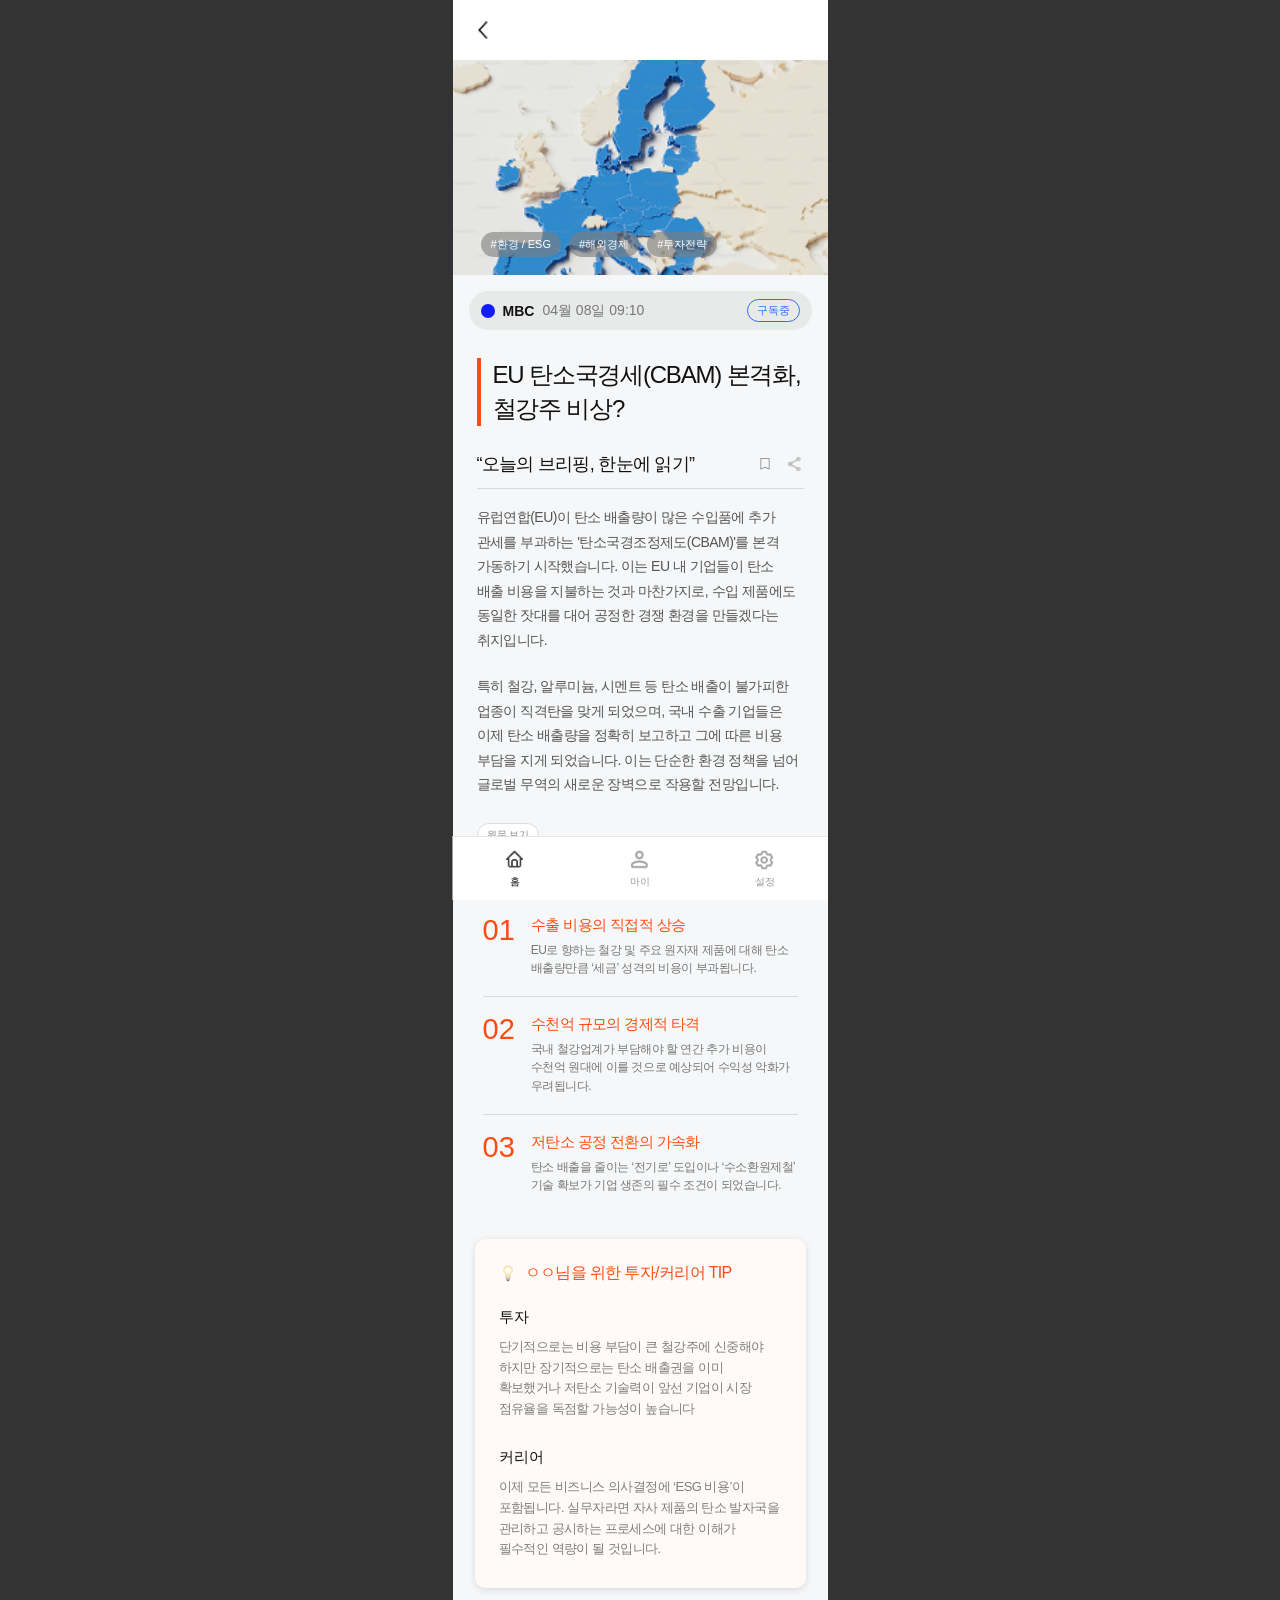
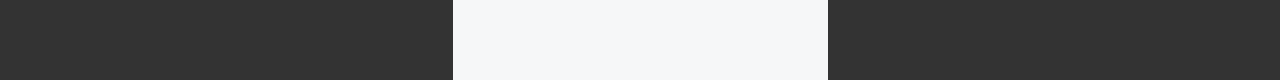
<file: detail-1.html>
<!doctype html>
<html lang="ko">
  <head>
    <meta charset="UTF-8" />
    <meta name="viewport" content="width=device-width, initial-scale=1.0" />
    <title>뉴스 상세 | AI 뉴스 서비스 앱</title>
    <link rel="stylesheet" href="assets/css/detail-1.css" />
  </head>

  <body>
    <div class="app">
      <header class="detail-header">
        <a href="home.html" class="back-btn">
          <img src="assets/icons/back(sm).png" alt="뒤로가기" />
        </a>
      </header>

      <main class="detail-page">
        <section class="hero">
          <img src="assets/image/card1(sm).png" alt="" />
          <div class="tag-list hero-tags">
            <span>#환경 / ESG</span>
            <span>#해외경제</span>
            <span>#투자전략</span>
          </div>
        </section>

        <section class="source-row">
          <div class="source-info">
            <span class="source-dot"></span>
            <strong>MBC</strong>
            <span>04월 08일 09:10</span>
          </div>
          <button type="button" class="subscribe-btn">구독중</button>
        </section>

        <section class="article-content">
          <h1>EU 탄소국경세(CBAM) 본격화,<br />철강주 비상?</h1>

          <div class="brief-row">
            <h2>“오늘의 브리핑, 한눈에 읽기”</h2>
            <div class="action-icons">
              <button type="button">
                <img src="assets/icons/scrap(sm).png" alt="스크랩" />
              </button>
              <button type="button">
                <img src="assets/icons/share(sm).png" alt="공유하기" />
              </button>
            </div>
          </div>

          <div class="divider"></div>

          <p>
            유럽연합(EU)이 탄소 배출량이 많은 수입품에 추가 관세를 부과하는
            '탄소국경조정제도(CBAM)'를 본격 가동하기 시작했습니다. 이는 EU 내
            기업들이 탄소 배출 비용을 지불하는 것과 마찬가지로, 수입 제품에도
            동일한 잣대를 대어 공정한 경쟁 환경을 만들겠다는 취지입니다.
          </p>

          <p>
            특히 철강, 알루미늄, 시멘트 등 탄소 배출이 불가피한 업종이 직격탄을
            맞게 되었으며, 국내 수출 기업들은 이제 탄소 배출량을 정확히 보고하고
            그에 따른 비용 부담을 지게 되었습니다. 이는 단순한 환경 정책을 넘어
            글로벌 무역의 새로운 장벽으로 작용할 전망입니다.
          </p>

          <button type="button" class="original-btn">원문 보기</button>
        </section>

        <section class="summary-section">
          <h2>✨ 핵심 요약 정리</h2>

          <div class="summary-item">
            <strong>01</strong>
            <div>
              <h3>수출 비용의 직접적 상승</h3>
              <p>
                EU로 향하는 철강 및 주요 원자재 제품에 대해 탄소 배출량만큼
                ‘세금’ 성격의 비용이 부과됩니다.
              </p>
            </div>
          </div>

          <div class="summary-item">
            <strong>02</strong>
            <div>
              <h3>수천억 규모의 경제적 타격</h3>
              <p>
                국내 철강업계가 부담해야 할 연간 추가 비용이 수천억 원대에 이를
                것으로 예상되어 수익성 악화가 우려됩니다.
              </p>
            </div>
          </div>

          <div class="summary-item">
            <strong>03</strong>
            <div>
              <h3>저탄소 공정 전환의 가속화</h3>
              <p>
                탄소 배출을 줄이는 ‘전기로’ 도입이나 ‘수소환원제철’ 기술 확보가
                기업 생존의 필수 조건이 되었습니다.
              </p>
            </div>
          </div>
        </section>

        <section class="tip-box">
          <h2>
            <img src="assets/icons/tip(sm).png" alt="" />
            ㅇㅇ님을 위한 투자/커리어 TIP
          </h2>

          <h3>투자</h3>
          <p>
            단기적으로는 비용 부담이 큰 철강주에 신중해야 하지만 장기적으로는
            탄소 배출권을 이미 확보했거나 저탄소 기술력이 앞선 기업이 시장
            점유율을 독점할 가능성이 높습니다
          </p>

          <h3>커리어</h3>
          <p>
            이제 모든 비즈니스 의사결정에 ‘ESG 비용’이 포함됩니다. 실무자라면
            자사 제품의 탄소 발자국을 관리하고 공시하는 프로세스에 대한 이해가
            필수적인 역량이 될 것입니다.
          </p>
        </section>
      </main>

      <nav class="bottom-nav">
        <a href="home.html" class="nav-item active">
          <img src="assets/icons/home.png" alt="" />
          <span>홈</span>
        </a>
        <a href="mypage.html" class="nav-item">
          <img src="assets/icons/my(g).png" alt="" />
          <span>마이</span>
        </a>
        <a href="setting.html" class="nav-item">
          <img src="assets/icons/settinf(g).png" alt="" />
          <span>설정</span>
        </a>
      </nav>
    </div>
  </body>
</html>
</file>
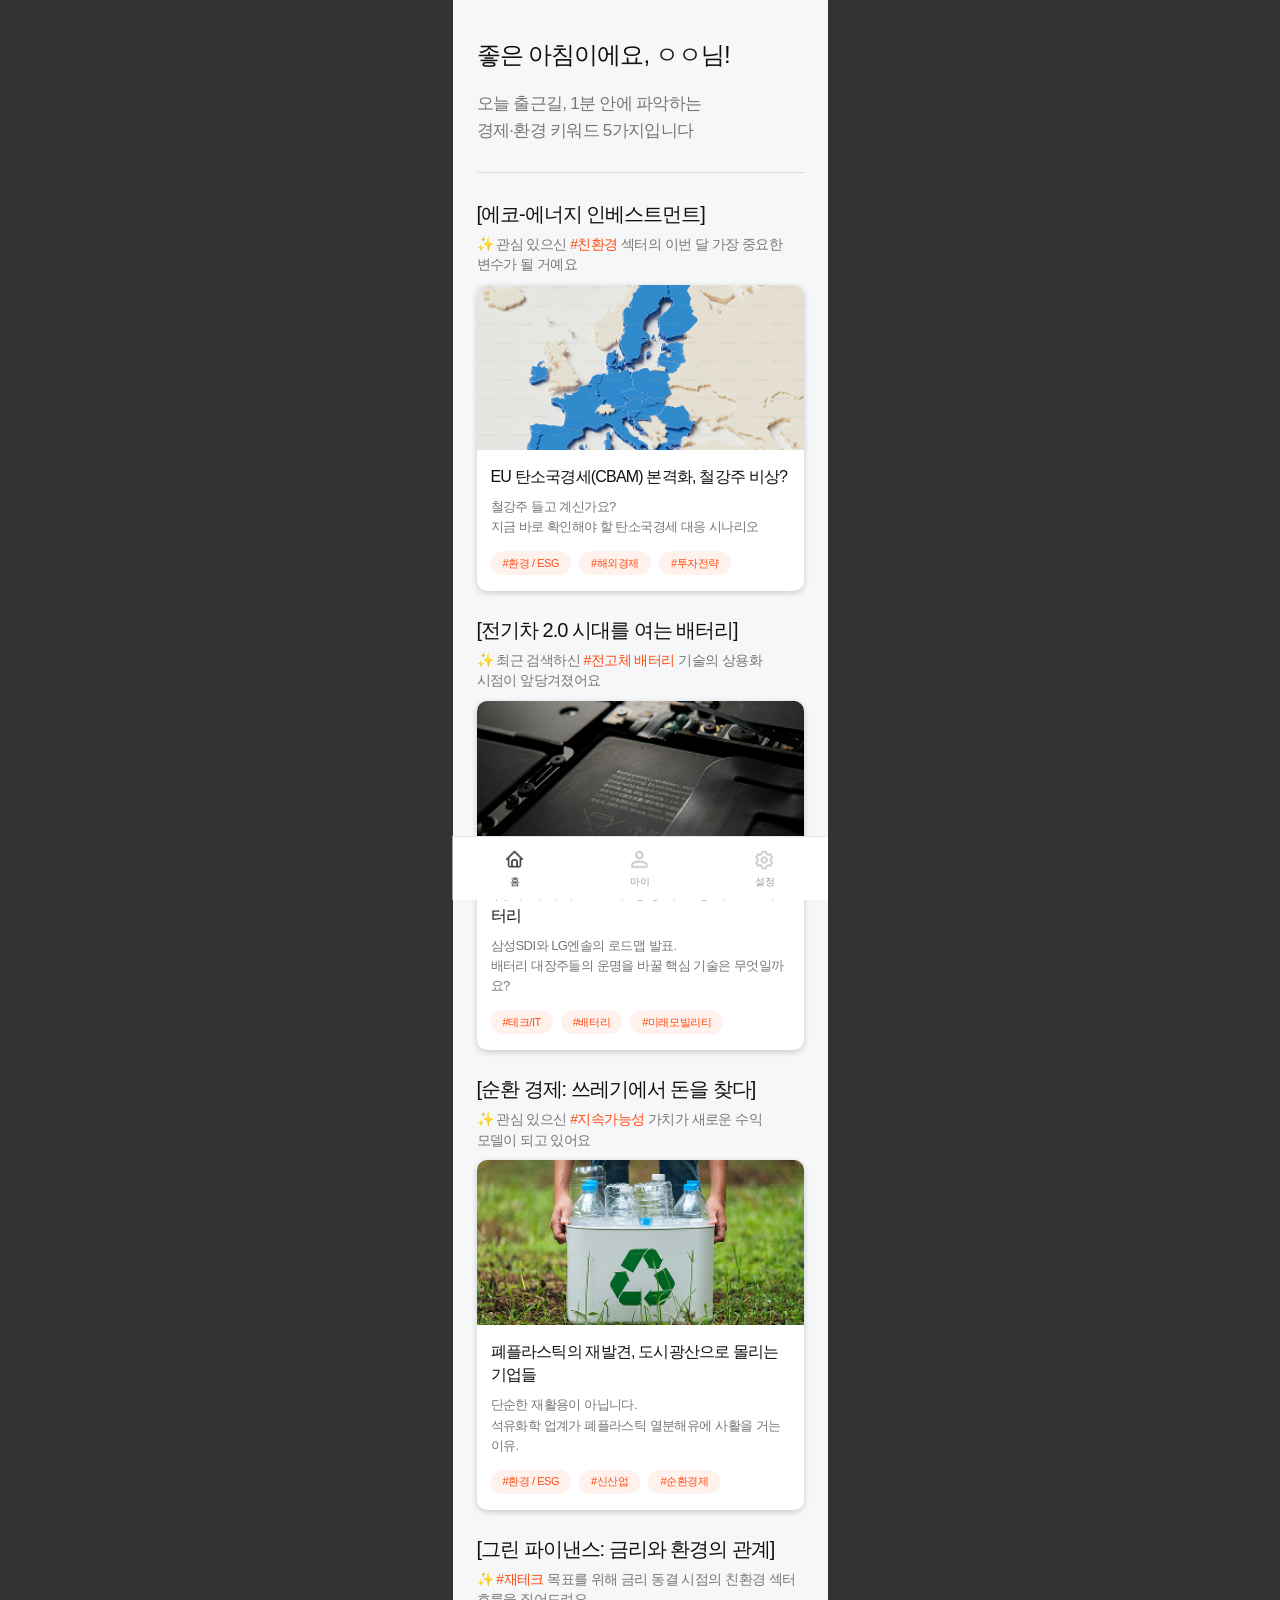
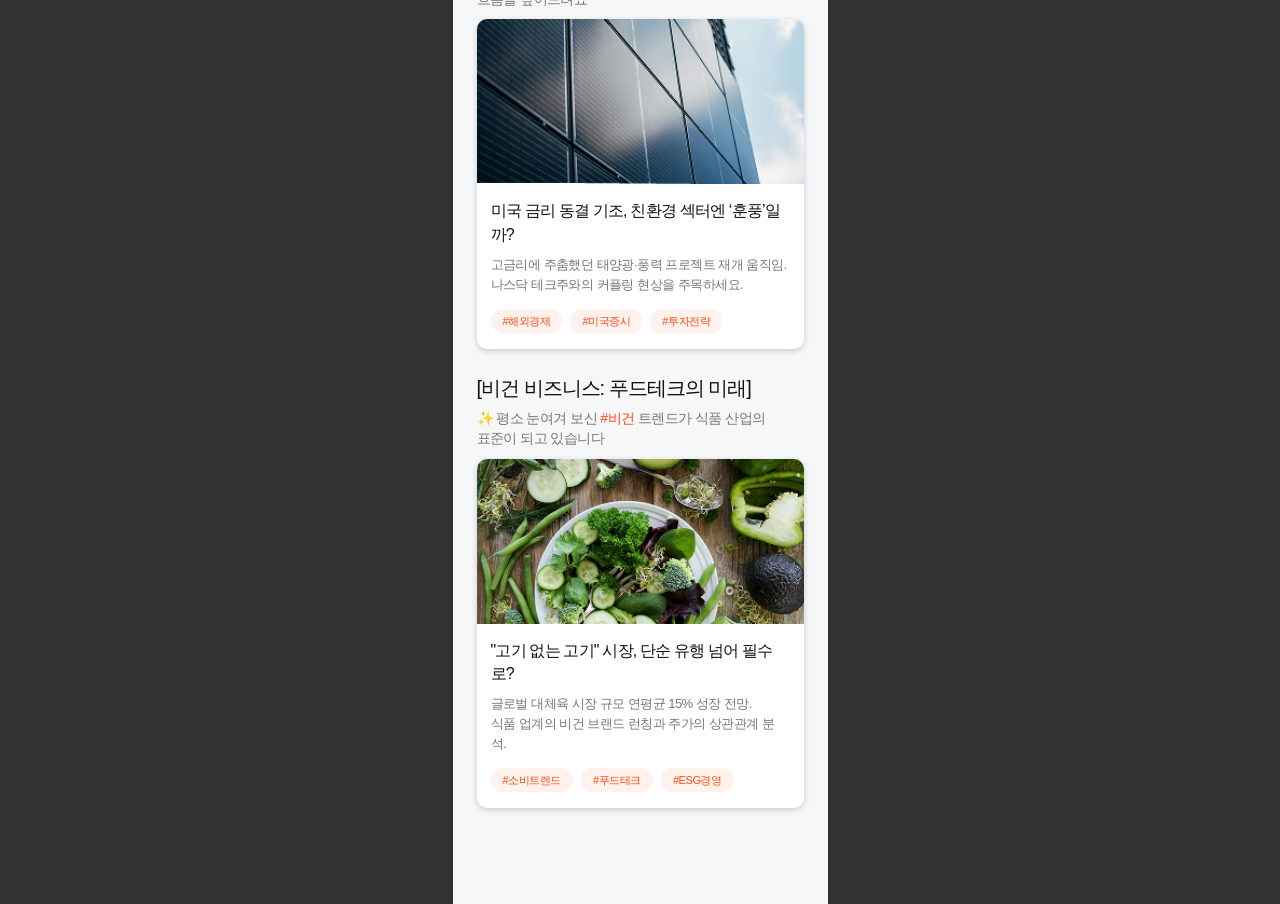
<file: home.html>
<!doctype html>
<html lang="ko">
  <head>
    <meta charset="UTF-8" />
    <meta name="viewport" content="width=device-width, initial-scale=1.0" />
    <title>홈 | AI 뉴스 서비스 앱</title>
    <link rel="stylesheet" href="assets/css/home.css" />
  </head>

  <body>
    <div class="app">
      <main class="home-page">
        <section class="home-header">
          <h1>좋은 아침이에요, ㅇㅇ님!</h1>
          <p>
            오늘 출근길, 1분 안에 파악하는<br />
            경제·환경 키워드 5가지입니다
          </p>
        </section>

        <section class="news-list">
          <!-- 1 -->
          <article class="news-item">
            <h2>[에코-에너지 인베스트먼트]</h2>
            <p class="news-summary">
              ✨ 관심 있으신 <span>#친환경</span> 섹터의 이번 달 가장 중요한
              변수가 될 거예요
            </p>

            <a href="detail-1.html" class="news-card">
              <img src="assets/image/card1(sm).png" alt="" />
              <div class="card-body">
                <h3>EU 탄소국경세(CBAM) 본격화, 철강주 비상?</h3>
                <p>
                  철강주 들고 계신가요?<br />
                  지금 바로 확인해야 할 탄소국경세 대응 시나리오
                </p>
                <div class="tag-list">
                  <span>#환경 / ESG</span>
                  <span>#해외경제</span>
                  <span>#투자전략</span>
                </div>
              </div>
            </a>
          </article>

          <!-- 2 -->
          <article class="news-item">
            <h2>[전기차 2.0 시대를 여는 배터리]</h2>
            <p class="news-summary">
              ✨ 최근 검색하신 <span>#전고체 배터리</span> 기술의 상용화 시점이
              앞당겨졌어요
            </p>

            <a href="#" class="news-card">
              <img src="assets/image/card2(sm).png" alt="" />
              <div class="card-body">
                <h3>‘꿈의 배터리’ 전고체, 상용화 앞당기는 K-배터리</h3>
                <p>
                  삼성SDI와 LG엔솔의 로드맵 발표.<br />
                  배터리 대장주들의 운명을 바꿀 핵심 기술은 무엇일까요?
                </p>
                <div class="tag-list">
                  <span>#테크/IT</span>
                  <span>#배터리</span>
                  <span>#미래모빌리티</span>
                </div>
              </div>
            </a>
          </article>

          <!-- 3 -->
          <article class="news-item">
            <h2>[순환 경제: 쓰레기에서 돈을 찾다]</h2>
            <p class="news-summary">
              ✨ 관심 있으신 <span>#지속가능성</span> 가치가 새로운 수익 모델이
              되고 있어요
            </p>

            <a href="#" class="news-card">
              <img src="assets/image/card3(sm).png" alt="" />
              <div class="card-body">
                <h3>폐플라스틱의 재발견, 도시광산으로 몰리는 기업들</h3>
                <p>
                  단순한 재활용이 아닙니다.<br />
                  석유화학 업계가 폐플라스틱 열분해유에 사활을 거는 이유.
                </p>
                <div class="tag-list">
                  <span>#환경 / ESG</span>
                  <span>#신산업</span>
                  <span>#순환경제</span>
                </div>
              </div>
            </a>
          </article>

          <!-- 4 -->
          <article class="news-item">
            <h2>[그린 파이낸스: 금리와 환경의 관계]</h2>
            <p class="news-summary">
              ✨ <span>#재테크</span> 목표를 위해 금리 동결 시점의 친환경 섹터
              흐름을 짚어드려요
            </p>

            <a href="#" class="news-card">
              <img src="assets/image/card4(sm).png" alt="" />
              <div class="card-body">
                <h3>미국 금리 동결 기조, 친환경 섹터엔 ‘훈풍’일까?</h3>
                <p>
                  고금리에 주춤했던 태양광·풍력 프로젝트 재개 움직임.<br />
                  나스닥 테크주와의 커플링 현상을 주목하세요.
                </p>
                <div class="tag-list">
                  <span>#해외경제</span>
                  <span>#미국증시</span>
                  <span>#투자전략</span>
                </div>
              </div>
            </a>
          </article>

          <!-- 5 -->
          <article class="news-item">
            <h2>[비건 비즈니스: 푸드테크의 미래]</h2>
            <p class="news-summary">
              ✨ 평소 눈여겨 보신 <span>#비건</span> 트렌드가 식품 산업의 표준이
              되고 있습니다
            </p>

            <a href="#" class="news-card">
              <img src="assets/image/card5(sm).png" alt="" />
              <div class="card-body">
                <h3>"고기 없는 고기" 시장, 단순 유행 넘어 필수로?</h3>
                <p>
                  글로벌 대체육 시장 규모 연평균 15% 성장 전망.<br />
                  식품 업계의 비건 브랜드 런칭과 주가의 상관관계 분석.
                </p>
                <div class="tag-list">
                  <span>#소비트렌드</span>
                  <span>#푸드테크</span>
                  <span>#ESG경영</span>
                </div>
              </div>
            </a>
          </article>
        </section>
      </main>

      <nav class="bottom-nav">
        <a href="home.html" class="nav-item active">
          <img src="assets/icons/home.png" alt="" />
          <span>홈</span>
        </a>

        <a href="mypage.html" class="nav-item">
          <img src="assets/icons/my(g).png" alt="" />
          <span>마이</span>
        </a>

        <a href="#" class="nav-item">
          <img src="assets/icons/settinf(g).png" alt="" />
          <span>설정</span>
        </a>
      </nav>
    </div>
  </body>
</html>
</file>
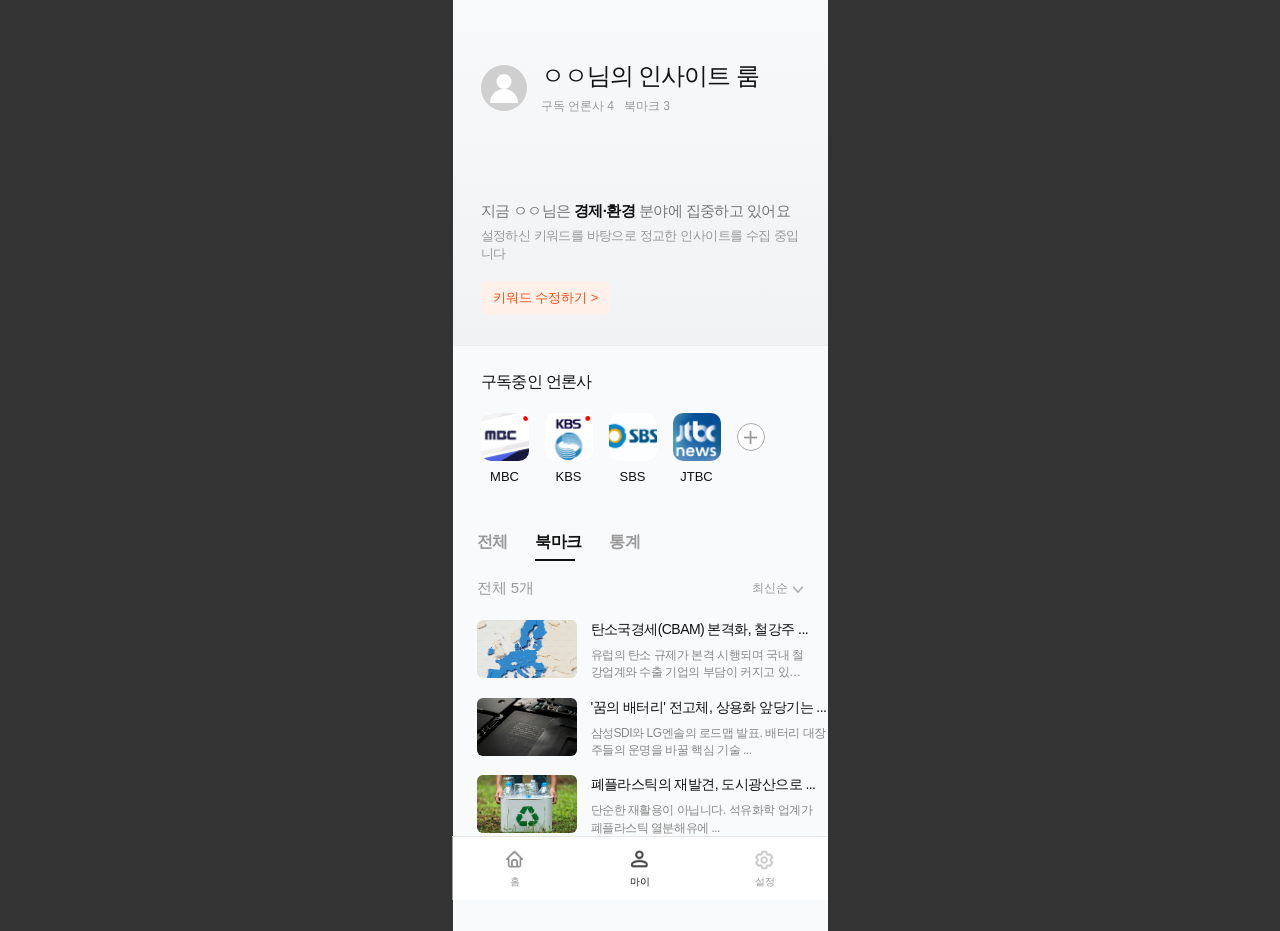
<file: mypage-2.html>
<!doctype html>
<html lang="ko">
  <head>
    <meta charset="UTF-8" />
    <meta name="viewport" content="width=device-width, initial-scale=1.0" />
    <title>마이페이지</title>
    <link rel="stylesheet" href="assets/css/mypage-2.css" />
  </head>

  <body>
    <div class="app">
      <main class="mypage">
        <section class="profile-section">
          <div class="profile-top">
            <div class="profile-img"></div>
            <div>
              <h1>ㅇㅇ님의 인사이트 룸</h1>
              <p>구독 언론사 4 &nbsp; 북마크 3</p>
            </div>
          </div>

          <div class="profile-desc">
            <p>
              지금 ㅇㅇ님은 <strong>경제·환경</strong> 분야에 집중하고 있어요
            </p>
            <span
              >설정하신 키워드를 바탕으로 정교한 인사이트를 수집 중입니다</span
            >
            <a href="#">키워드 수정하기 &gt;</a>
          </div>
        </section>

        <section class="subscribe-section">
          <h2>구독중인 언론사</h2>

          <div class="press-list">
            <div class="press-item">
              <div class="press-logo">
                <img src="assets/image/mbc(sm).png" alt="MBC" />
              </div>
              <p>MBC</p>
            </div>

            <div class="press-item">
              <div class="press-logo">
                <img src="assets/image/kbs(sm).png" alt="KBS" />
              </div>
              <p>KBS</p>
            </div>

            <div class="press-item">
              <div class="press-logo">
                <img src="assets/image/sbs(sm).png" alt="SBS" />
              </div>
              <p>SBS</p>
            </div>

            <div class="press-item">
              <div class="press-logo">
                <img src="assets/image/jtbc(sm).png" alt="JTBC" />
              </div>
              <p>JTBC</p>
            </div>

            <button type="button" class="plus-btn">
              <img src="assets/icons/plus(sm).png" alt="추가" />
            </button>
          </div>
        </section>

        <section class="tab-section">
          <div class="tab-menu">
            <a href="mypage.html">전체</a>
            <a href="mypage-2.html" class="active">북마크</a>
            <a href="mypage-3.html">통계</a>
          </div>

          <div class="list-header">
            <span>전체 5개</span>
            <button type="button">
              최신순
              <img src="assets/icons/down(sm).png" alt="" />
            </button>
          </div>

          <div class="article-list">
            <a href="detail-1.html" class="article-item">
              <img src="assets/image/card1(sm).png" alt="" />
              <div>
                <h3>탄소국경세(CBAM) 본격화, 철강주 ...</h3>
                <p>
                  유럽의 탄소 규제가 본격 시행되며 국내 철강업계와 수출 기업의
                  부담이 커지고 있습니다.
                </p>
              </div>
            </a>

            <a href="#" class="article-item">
              <img src="assets/image/card2(sm).png" alt="" />
              <div>
                <h3>'꿈의 배터리' 전고체, 상용화 앞당기는 ...</h3>
                <p>
                  삼성SDI와 LG엔솔의 로드맵 발표. 배터리 대장주들의 운명을 바꿀
                  핵심 기술 ...
                </p>
              </div>
            </a>

            <a href="#" class="article-item">
              <img src="assets/image/card3(sm).png" alt="" />
              <div>
                <h3>폐플라스틱의 재발견, 도시광산으로 ...</h3>
                <p>
                  단순한 재활용이 아닙니다. 석유화학 업계가 폐플라스틱
                  열분해유에 ...
                </p>
              </div>
            </a>
          </div>
        </section>
      </main>

      <nav class="bottom-nav">
        <a href="home.html" class="nav-item">
          <img src="assets/icons/home.png" alt="" />
          <span>홈</span>
        </a>

        <a href="mypage.html" class="nav-item active">
          <img src="assets/icons/my(b).png" alt="" />
          <span>마이</span>
        </a>

        <a href="setting.html" class="nav-item">
          <img src="assets/icons/settinf(g).png" alt="" />
          <span>설정</span>
        </a>
      </nav>
    </div>
  </body>
</html>
</file>
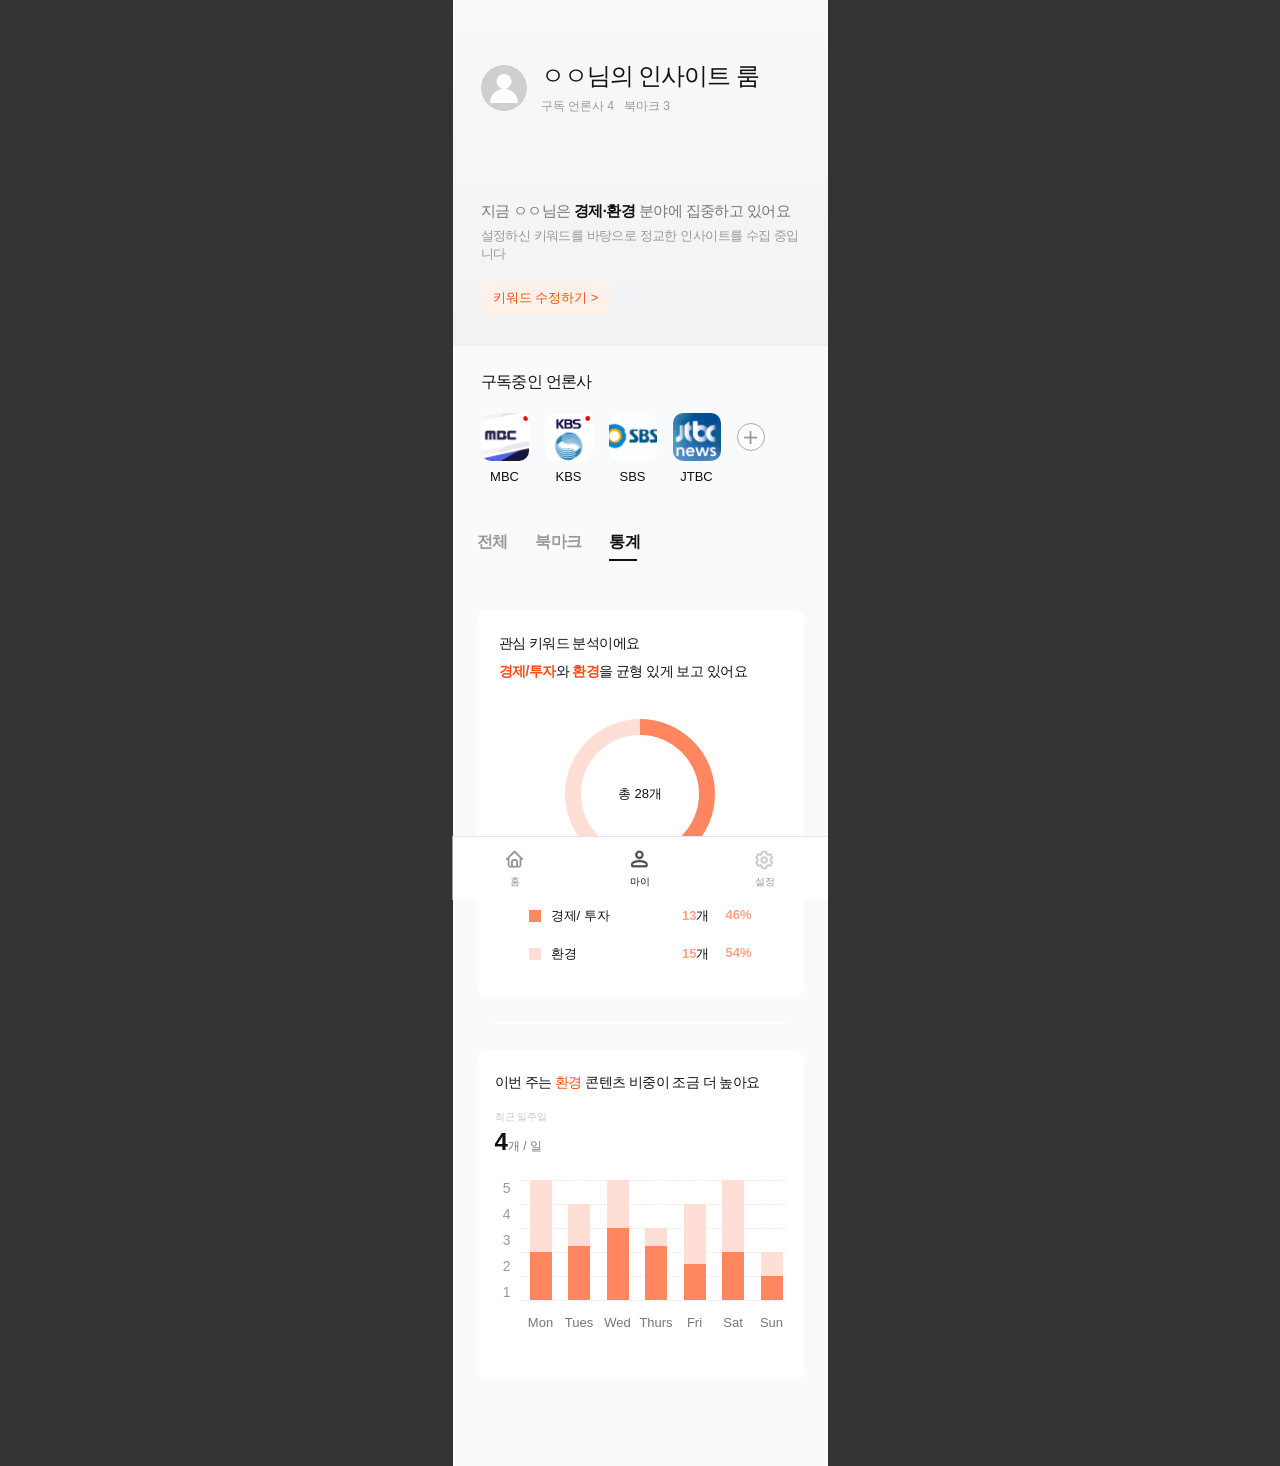
<file: mypage-3.html>
<!doctype html>
<html lang="ko">
  <head>
    <meta charset="UTF-8" />
    <meta name="viewport" content="width=device-width, initial-scale=1.0" />
    <title>마이페이지</title>
    <link rel="stylesheet" href="assets/css/mypage-3.css" />
  </head>

  <body>
    <div class="app">
      <main class="mypage">
        <section class="profile-section">
          <div class="profile-top">
            <div class="profile-img"></div>
            <div>
              <h1>ㅇㅇ님의 인사이트 룸</h1>
              <p>구독 언론사 4 &nbsp; 북마크 3</p>
            </div>
          </div>

          <div class="profile-desc">
            <p>
              지금 ㅇㅇ님은 <strong>경제·환경</strong> 분야에 집중하고 있어요
            </p>
            <span
              >설정하신 키워드를 바탕으로 정교한 인사이트를 수집 중입니다</span
            >
            <a href="#">키워드 수정하기 &gt;</a>
          </div>
        </section>

        <section class="subscribe-section">
          <h2>구독중인 언론사</h2>

          <div class="press-list">
            <div class="press-item">
              <div class="press-logo">
                <img src="assets/image/mbc(sm).png" alt="MBC" />
              </div>
              <p>MBC</p>
            </div>

            <div class="press-item">
              <div class="press-logo">
                <img src="assets/image/kbs(sm).png" alt="KBS" />
              </div>
              <p>KBS</p>
            </div>

            <div class="press-item">
              <div class="press-logo">
                <img src="assets/image/sbs(sm).png" alt="SBS" />
              </div>
              <p>SBS</p>
            </div>

            <div class="press-item">
              <div class="press-logo">
                <img src="assets/image/jtbc(sm).png" alt="JTBC" />
              </div>
              <p>JTBC</p>
            </div>

            <button type="button" class="plus-btn">
              <img src="assets/icons/plus(sm).png" alt="추가" />
            </button>
          </div>
        </section>

        <section class="tab-section">
          <div class="tab-menu">
            <a href="mypage.html">전체</a>
            <a href="mypage-2.html">북마크</a>
            <a href="mypage-3.html" class="active">통계</a>
          </div>

          <section class="stats-area">
            <article class="chart-card">
              <p class="chart-title">관심 키워드 분석이에요</p>
              <p class="chart-desc">
                <span class="highlight">경제/투자</span>와
                <span class="highlight">환경</span>을 균형 있게 보고 있어요
              </p>

              <div class="donut-wrap">
                <div class="donut-chart">
                  <span>총 28개</span>
                </div>
              </div>

              <div class="legend-list">
                <div class="legend-row">
                  <div class="legend-name">
                    <span class="legend-color economy"></span>
                    <strong>경제/ 투자</strong>
                  </div>
                  <div class="legend-num">
                    <span><em>13</em>개</span>
                    <strong>46%</strong>
                  </div>
                </div>

                <div class="legend-row">
                  <div class="legend-name">
                    <span class="legend-color environment"></span>
                    <strong>환경</strong>
                  </div>
                  <div class="legend-num">
                    <span><em>15</em>개</span>
                    <strong>54%</strong>
                  </div>
                </div>
              </div>
            </article>

            <div class="section-line"></div>

            <article class="bar-card">
              <p class="chart-title">
                이번 주는 <span>환경</span> 콘텐츠 비중이 조금 더 높아요
              </p>
              <p class="small-label">최근 일주일</p>
              <p class="avg-count"><strong>4</strong>개 / 일</p>

              <div class="bar-chart">
                <div class="y-axis">
                  <span>5</span>
                  <span>4</span>
                  <span>3</span>
                  <span>2</span>
                  <span>1</span>
                </div>

                <div class="bars">
                  <div class="grid-line l1"></div>
                  <div class="grid-line l2"></div>
                  <div class="grid-line l3"></div>
                  <div class="grid-line l4"></div>
                  <div class="grid-line l5"></div>
                  <div class="grid-line l6"></div>

                  <div class="bar-item">
                    <div class="bar total5">
                      <span class="bar-fill h2"></span>
                    </div>
                    <p>Mon</p>
                  </div>

                  <div class="bar-item">
                    <div class="bar total4">
                      <span class="bar-fill h22"></span>
                    </div>
                    <p>Tues</p>
                  </div>

                  <div class="bar-item">
                    <div class="bar total5">
                      <span class="bar-fill h32"></span>
                    </div>
                    <p>Wed</p>
                    ㄴ
                  </div>

                  <div class="bar-item">
                    <div class="bar total3">
                      <span class="bar-fill h22"></span>
                    </div>
                    <p>Thurs</p>
                  </div>

                  <div class="bar-item">
                    <div class="bar total4">
                      <span class="bar-fill h12"></span>
                    </div>
                    <p>Fri</p>
                  </div>

                  <div class="bar-item">
                    <div class="bar total5">
                      <span class="bar-fill h2"></span>
                    </div>
                    <p>Sat</p>
                  </div>

                  <div class="bar-item">
                    <div class="bar total2">
                      <span class="bar-fill h1"></span>
                    </div>
                    <p>Sun</p>
                  </div>
                </div>
              </div>
            </article>
          </section>
        </section>
      </main>

      <nav class="bottom-nav">
        <a href="home.html" class="nav-item">
          <img src="assets/icons/home.png" alt="" />
          <span>홈</span>
        </a>

        <a href="mypage.html" class="nav-item active">
          <img src="assets/icons/my(b).png" alt="" />
          <span>마이</span>
        </a>

        <a href="setting.html" class="nav-item">
          <img src="assets/icons/settinf(g).png" alt="" />
          <span>설정</span>
        </a>
      </nav>
    </div>
  </body>
</html>
</file>
<file: assets/css/detail-1.css>
* {
  box-sizing: border-box;
  margin: 0;
  padding: 0;
}

body {
  background: #333;
  font-family:
    -apple-system, BlinkMacSystemFont, "Pretendard", "Noto Sans KR", sans-serif;
  color: #111;
}

a {
  color: inherit;
  text-decoration: none;
}

button {
  border: none;
  background: none;
  font-family: inherit;
  cursor: pointer;
}

img {
  display: block;
}

.app {
  position: relative;
  width: 100%;
  max-width: 375px;
  min-height: 100vh;
  margin: 0 auto;
  background: #f6f7f8;
}

.detail-header {
  height: 60px;
  display: flex;
  align-items: center;
  padding: 0 20px;
  background: #fff;
}

.back-btn img {
  width: 20px;
  height: 20px;
  object-fit: contain;
}

.detail-page {
  padding-bottom: 92px;
}

.hero {
  position: relative;
  height: 215px;
  overflow: hidden;
}

.hero > img {
  width: 100%;
  height: 100%;
  object-fit: cover;
}

.hero-tags {
  position: absolute;
  left: 28px;
  bottom: 18px;
}

.tag-list {
  display: flex;
  gap: 8px;
  flex-wrap: wrap;
}

.tag-list span {
  padding: 5px 10px;
  border-radius: 999px;
  background: rgba(126, 126, 126, 0.6); /* 수정 */
  color: #fff;
  font-size: 11px;
  font-weight: 500;
}

.source-row {
  display: flex;
  align-items: center;
  justify-content: space-between;

  margin: 16px 16px 0;
  padding: 8px 12px;

  background: rgba(0, 0, 0, 0.06);
  border-radius: 999px;
}
.source-info {
  display: flex;
  align-items: center;
  gap: 8px;
  font-size: 14px;
  color: #777;
}

.source-info strong {
  color: #111;
  font-size: 14px;
}

.source-dot {
  width: 14px;
  height: 14px;
  border-radius: 50%;
  background: #111cff;
}

.subscribe-btn {
  padding: 3px 9px;
  border: 1px solid #2f6cff;
  border-radius: 999px;
  color: #2f6cff;
  font-size: 11px;
  font-weight: 500;
}

.article-content {
  padding: 28px 24px 0;
}

.article-content h1 {
  padding-left: 12px;
  border-left: 4px solid #ff4b12;
  font-size: 24px;
  font-weight: 500;
  line-height: 1.42;
  letter-spacing: -0.05em;
}

.brief-row {
  display: flex;
  justify-content: space-between;
  align-items: center;
  margin-top: 26px;
}

.brief-row h2 {
  font-size: 18px;
  font-weight: 500;
  letter-spacing: -0.04em;
}

.action-icons {
  display: flex;
  gap: 12px;
}

.action-icons img {
  width: 18px;
  height: 18px;
  object-fit: contain;
}

.divider {
  width: 100%;
  height: 1px;
  margin: 12px 0 16px;
  background: #d9d9d9;
}

.article-content p {
  margin-bottom: 22px;
  font-size: 14px;
  font-weight: 400;
  line-height: 1.75;
  color: #555;
  letter-spacing: -0.04em;
  word-break: keep-all;
}

.original-btn {
  margin-top: 4px;
  padding: 4px 9px;
  border: 1px solid #ddd;
  border-radius: 999px;
  background: #fff;
  color: #888;
  font-size: 10px;
}

.summary-section {
  padding: 24px 30px 0;
}

.summary-section h2 {
  margin-bottom: 18px;
  font-size: 20px;
  font-weight: 500;
  letter-spacing: -0.04em;
}

.summary-item {
  display: flex;
  gap: 16px;
  padding-bottom: 18px;
  margin-bottom: 18px;
  border-bottom: 1px solid #d9d9d9;
}

.summary-item:last-child {
  border-bottom: none;
  margin-bottom: 0;
}

.summary-item strong {
  flex-shrink: 0;
  color: #ff4b12;
  font-size: 29px;
  font-weight: 400;
  line-height: 1;
}

.summary-item h3 {
  margin-bottom: 6px;
  color: #ff4b12;
  font-size: 15px;
  font-weight: 500;
  letter-spacing: -0.04em;
}

.summary-item p {
  font-size: 12px;
  line-height: 1.55;
  color: #777;
  letter-spacing: -0.04em;
  word-break: keep-all;
}

.tip-box {
  margin: 26px 22px 0;
  padding: 24px 24px 28px;
  border-radius: 10px;
  background: #fffaf8;
  box-shadow: 0 2px 7px rgba(0, 0, 0, 0.12);
}

.tip-box h2 {
  display: flex;
  align-items: center;
  gap: 8px;
  margin-bottom: 24px;
  color: #ff4b12;
  font-size: 16px;
  font-weight: 500;
  letter-spacing: -0.04em;
}

.tip-box h2 img {
  width: 18px;
  height: 18px;
}

.tip-box h3 {
  margin-bottom: 10px;
  font-size: 15px;
  font-weight: 500;
}

.tip-box h3:not(:first-of-type) {
  margin-top: 28px;
}

.tip-box p {
  font-size: 13px;
  line-height: 1.6;
  color: #7e7e7e;
  letter-spacing: -0.04em;
  word-break: keep-all;
}

.bottom-nav {
  position: fixed;
  left: 50%;
  bottom: 0;
  z-index: 100;
  transform: translateX(-50%);
  width: 100%;
  max-width: 375px;
  height: 64px;
  display: flex;
  justify-content: space-around;
  align-items: center;
  background: #fff;
  border-top: 1px solid #e5e5e5;
}

.nav-item {
  width: 33.333%;
  display: flex;
  flex-direction: column;
  align-items: center;
  gap: 4px;
  color: #999;
  font-size: 10px;
  font-weight: 500;
}

.nav-item img {
  width: 22px;
  height: 22px;
  object-fit: contain;
}

.nav-item.active {
  color: #111;
}

@media (min-width: 376px) and (max-width: 767px) {
  .article-content {
    padding-left: 28px;
    padding-right: 28px;
  }

  .summary-section {
    padding-left: 34px;
    padding-right: 34px;
  }

  .tip-box {
    margin-left: 28px;
    margin-right: 28px;
  }
}

@media (max-width: 374px) {
  .article-content {
    padding-left: 20px;
    padding-right: 20px;
  }

  .hero {
    height: 205px;
  }
}
</file>
<file: assets/css/home.css>
* {
  box-sizing: border-box;
  margin: 0;
  padding: 0;
}

body {
  background: #333;
  font-family:
    -apple-system, BlinkMacSystemFont, "Pretendard", "Noto Sans KR", sans-serif;
  color: #111;
}

a {
  color: inherit;
  text-decoration: none;
}

img {
  display: block;
  width: 100%;
}

.app {
  position: relative;
  width: 100%;
  max-width: 375px;
  min-height: 100vh;
  margin: 0 auto;
  background: #f6f7f8;
}

.home-page {
  padding: 38px 24px 96px;
}

.home-header {
  padding-bottom: 28px;
  border-bottom: 1px solid #d9d9d9;
}

.home-header h1 {
  font-size: 24px;
  font-weight: 500;
  line-height: 1.4;
  letter-spacing: -0.04em;
}

.home-header p {
  margin-top: 18px;
  font-size: 17px;
  font-weight: 500;
  line-height: 1.6;
  color: #777;
  letter-spacing: -0.04em;
}

.news-list {
  display: flex;
  flex-direction: column;
  gap: 26px;
  margin-top: 28px;
}

.news-item h2 {
  font-size: 20px;
  font-weight: 500;
  line-height: 1.35;
  letter-spacing: -0.05em;
}

.news-summary {
  margin-top: 6px;
  font-size: 14px;
  font-weight: 400;
  line-height: 1.45;
  color: #777;
  letter-spacing: -0.04em;
  word-break: keep-all;
}

.news-summary span {
  color: #ff4b12;
  font-weight: 500;
  white-space: nowrap;
}

.news-card {
  display: block;
  overflow: hidden;
  margin-top: 10px;
  border-radius: 10px;
  background: #fff;
  box-shadow: 0 2px 6px rgba(0, 0, 0, 0.18);
}

.news-card > img {
  height: 165px;
  object-fit: cover;
}

.card-body {
  padding: 15px 14px 16px;
}

.card-body h3 {
  font-size: 16px;
  font-weight: 500;
  line-height: 1.45;
  letter-spacing: -0.05em;
}

.card-body p {
  margin-top: 9px;
  font-size: 13px;
  font-weight: 500;
  line-height: 1.55;
  color: #777;
  letter-spacing: -0.04em;
}

.tag-list {
  display: flex;
  flex-wrap: wrap;
  gap: 8px;
  margin-top: 14px;
}

.tag-list span {
  display: inline-flex;
  align-items: center;
  justify-content: center;
  min-height: 24px;
  padding: 0 12px;
  border-radius: 999px;
  background: #fff1ec;
  color: #ff4b12;
  font-size: 11px;
  font-weight: 500;
  letter-spacing: -0.04em;
}

.bottom-nav {
  position: fixed;
  left: 50%;
  bottom: 0;
  z-index: 100;
  transform: translateX(-50%);
  width: 100%;
  max-width: 375px;
  height: 64px;
  display: flex;
  justify-content: space-around;
  align-items: center;
  background: #fff;
  border-top: 1px solid #e5e5e5;
}

.nav-item {
  display: flex;
  flex-direction: column;
  align-items: center;
  gap: 4px;
  width: 33.333%;
  font-size: 10px;
  font-weight: 500;
  color: #9b9b9b;
}

.nav-item img {
  width: 22px;
  height: 22px;
  object-fit: contain;
  opacity: 0.55;
}

.nav-item.active {
  color: #333;
}

.nav-item.active img {
  opacity: 1;
}

@media (min-width: 768px) {
  .page {
    border-radius: 0;
  }
}

@media (max-width: 374px) {
  .onboarding-content {
    padding-top: 44px;
    padding-bottom: 24px;
  }

  .onboarding-button-group {
    gap: 14px;
  }
}
</file>
<file: assets/css/mypage-2.css>
* {
  box-sizing: border-box;
  margin: 0;
  padding: 0;
}

body {
  background: #333;
  font-family:
    -apple-system, BlinkMacSystemFont, "Pretendard", "Noto Sans KR", sans-serif;
  color: #111;
}

a {
  color: inherit;
  text-decoration: none;
}

button {
  border: none;
  background: none;
  font-family: inherit;
  cursor: pointer;
}

img {
  display: block;
}

.app {
  position: relative;
  width: 100%;
  max-width: 375px;
  min-height: 100vh;
  margin: 0 auto;
  background: #f9fafb;
}

.mypage {
  padding-bottom: 86px;
}

.profile-section {
  padding: 60px 28px 30px;
  background: linear-gradient(180deg, #f8f9fa 0%, #f1f2f4 100%);
}

.profile-top {
  display: flex;
  align-items: center;
  gap: 14px;
}

.profile-img {
  width: 46px;
  height: 46px;
  border-radius: 50%;
  background: #cfcfcf;
  position: relative;
}

.profile-img::before {
  content: "";
  position: absolute;
  left: 50%;
  top: 9px;
  transform: translateX(-50%);
  width: 15px;
  height: 15px;
  border-radius: 50%;
  background: #fff;
}

.profile-img::after {
  content: "";
  position: absolute;
  left: 50%;
  bottom: 8px;
  transform: translateX(-50%);
  width: 28px;
  height: 14px;
  border-radius: 999px 999px 0 0;
  background: #fff;
}

.profile-top h1 {
  font-size: 24px;
  font-weight: 500;
  letter-spacing: -0.04em;
}

.profile-top p {
  margin-top: 6px;
  font-size: 12px;
  color: #999;
  font-weight: 500;
}

.profile-desc {
  margin-top: 84px;
}

.profile-desc p {
  font-size: 15px;
  line-height: 1.6;
  color: #777;
  letter-spacing: -0.04em;
}

.profile-desc p strong {
  color: #111;
  font-weight: 600;
}

.profile-desc span {
  display: block;
  margin-top: 4px;
  font-size: 13px;
  color: #999;
  letter-spacing: -0.04em;
}

.profile-desc a {
  display: inline-block;
  margin-top: 18px;
  padding: 8px 12px;
  border-radius: 6px;
  background: #fff0ea;
  color: #ff4b12;
  font-size: 13px;
  font-weight: 500;
}

.subscribe-section {
  padding: 26px 28px 24px;
  background: #f9fafb;
  border-top: 1px solid #eee;
}

.subscribe-section h2 {
  font-size: 16px;
  font-weight: 500;
  letter-spacing: -0.04em;
}

.press-list {
  display: flex;
  align-items: flex-start;
  gap: 16px;
  margin-top: 20px;
}

.press-item {
  text-align: center;
  font-size: 13px;
  font-weight: 500;
}

.press-logo {
  position: relative;
  width: 48px;
  height: 48px;
  margin-bottom: 8px;
  border-radius: 10px;
  overflow: hidden;
  background: #f3f3f3;
}

.press-logo img {
  width: 100%;
  height: 100%;
  object-fit: cover;
}

.red-dot {
  position: absolute;
  right: 3px;
  top: 2px;
  width: 6px;
  height: 6px;
  border-radius: 50%;
  background: #ff1e1e;
}

.plus-btn {
  width: 28px;
  height: 28px;
  margin-top: 10px;
  border: 1px solid #aaa;
  border-radius: 50%;
  display: flex;
  align-items: center;
  justify-content: center;
  background: #fff;
}

.plus-btn img {
  width: 15px;
  height: 15px;
}

.tab-section {
  padding: 24px 24px 0;
}

.tab-menu {
  display: flex;
  gap: 28px;
}

.tab-menu a {
  position: relative;
  padding-bottom: 8px;
  font-size: 16px;
  font-weight: 600;
  color: #999;
  letter-spacing: -0.04em;
}

.tab-menu a.active {
  color: #111;
}

.tab-menu a.active::after {
  content: "";
  position: absolute;
  left: 0;
  bottom: 0;
  width: 40px;
  height: 2px;
  background: #111;
}

.list-header {
  display: flex;
  align-items: center;
  justify-content: space-between;
  margin-top: 18px;
  color: #999;
  font-size: 15px;
}

.list-header button {
  display: flex;
  align-items: center;
  gap: 4px;
  color: #999;
  font-size: 12px;
}

.list-header button img {
  width: 12px;
  height: 12px;
}

.article-list {
  margin-top: 14px;
}

.article-item {
  display: flex;
  gap: 14px;
  padding: 8px 0;
}

.article-item img {
  flex-shrink: 0;
  width: 100px;
  height: 58px;
  border-radius: 6px;
  object-fit: cover;
}

.article-item h3 {
  font-size: 14px;
  font-weight: 500;
  line-height: 1.35;
  letter-spacing: -0.04em;

  overflow: hidden;
  white-space: nowrap;
  text-overflow: ellipsis;
}

.article-item p {
  margin-top: 8px;
  font-size: 12px;
  line-height: 1.45;
  color: #888;
  letter-spacing: -0.04em;

  display: -webkit-box;
  -webkit-line-clamp: 2;
  -webkit-box-orient: vertical;
  overflow: hidden;
}

.bottom-nav {
  position: fixed;
  left: 50%;
  bottom: 0;
  z-index: 100;
  transform: translateX(-50%);
  width: 100%;
  max-width: 375px;
  height: 64px;
  display: flex;
  justify-content: space-around;
  align-items: center;
  background: #fff;
  border-top: 1px solid #e5e5e5;
}

.nav-item {
  width: 33.333%;
  display: flex;
  flex-direction: column;
  align-items: center;
  gap: 4px;
  color: #999;
  font-size: 10px;
  font-weight: 500;
}

.nav-item img {
  width: 22px;
  height: 22px;
  object-fit: contain;
  opacity: 0.6;
}

.nav-item.active {
  color: #111;
}

.nav-item.active img {
  opacity: 1;
}

@media (min-width: 376px) and (max-width: 767px) {
  .profile-section {
    padding-left: 32px;
    padding-right: 32px;
  }

  .subscribe-section {
    padding-left: 32px;
    padding-right: 32px;
  }

  .tab-section {
    padding-left: 28px;
    padding-right: 28px;
  }
}

@media (max-width: 374px) {
  .profile-section {
    padding-left: 24px;
    padding-right: 24px;
  }

  .subscribe-section {
    padding-left: 24px;
    padding-right: 24px;
  }

  .tab-section {
    padding-left: 22px;
    padding-right: 22px;
  }

  .press-list {
    gap: 12px;
  }

  .article-item img {
    width: 92px;
  }
}
</file>
<file: assets/css/mypage-3.css>
* {
  box-sizing: border-box;
  margin: 0;
  padding: 0;
}

body {
  background: #333;
  font-family:
    -apple-system, BlinkMacSystemFont, "Pretendard", "Noto Sans KR", sans-serif;
  color: #111;
}

a {
  color: inherit;
  text-decoration: none;
}

button {
  border: none;
  background: none;
  font-family: inherit;
  cursor: pointer;
}

img {
  display: block;
}

.app {
  position: relative;
  width: 100%;
  max-width: 375px;
  min-height: 100vh;
  margin: 0 auto;
  background: #f9fafb;
}

.mypage {
  padding-bottom: 86px;
}

.profile-section {
  padding: 60px 28px 30px;
  background: linear-gradient(180deg, #f8f9fa 0%, #f1f2f4 100%);
}

.profile-top {
  display: flex;
  align-items: center;
  gap: 14px;
}

.profile-img {
  width: 46px;
  height: 46px;
  border-radius: 50%;
  background: #cfcfcf;
  position: relative;
}

.profile-img::before {
  content: "";
  position: absolute;
  left: 50%;
  top: 9px;
  transform: translateX(-50%);
  width: 15px;
  height: 15px;
  border-radius: 50%;
  background: #fff;
}

.profile-img::after {
  content: "";
  position: absolute;
  left: 50%;
  bottom: 8px;
  transform: translateX(-50%);
  width: 28px;
  height: 14px;
  border-radius: 999px 999px 0 0;
  background: #fff;
}

.profile-top h1 {
  font-size: 24px;
  font-weight: 500;
  letter-spacing: -0.04em;
}

.profile-top p {
  margin-top: 6px;
  font-size: 12px;
  color: #999;
  font-weight: 500;
}

.profile-desc {
  margin-top: 84px;
}

.profile-desc p {
  font-size: 15px;
  line-height: 1.6;
  color: #777;
  letter-spacing: -0.04em;
}

.profile-desc p strong {
  color: #111;
  font-weight: 600;
}

.profile-desc span {
  display: block;
  margin-top: 4px;
  font-size: 13px;
  color: #999;
  letter-spacing: -0.04em;
}

.profile-desc a {
  display: inline-block;
  margin-top: 18px;
  padding: 8px 12px;
  border-radius: 6px;
  background: #fff0ea;
  color: #ff4b12;
  font-size: 13px;
  font-weight: 500;
}

.subscribe-section {
  padding: 26px 28px 24px;
  background: #f9fafb;
  border-top: 1px solid #eee;
}

.subscribe-section h2 {
  font-size: 16px;
  font-weight: 500;
  letter-spacing: -0.04em;
}

.press-list {
  display: flex;
  align-items: flex-start;
  gap: 16px;
  margin-top: 20px;
}

.press-item {
  text-align: center;
  font-size: 13px;
  font-weight: 500;
}

.press-logo {
  position: relative;
  width: 48px;
  height: 48px;
  margin-bottom: 8px;
  border-radius: 10px;
  overflow: hidden;
  background: #f3f3f3;
}

.press-logo img {
  width: 100%;
  height: 100%;
  object-fit: cover;
}

.red-dot {
  position: absolute;
  right: 3px;
  top: 2px;
  width: 6px;
  height: 6px;
  border-radius: 50%;
  background: #ff1e1e;
}

.plus-btn {
  width: 28px;
  height: 28px;
  margin-top: 10px;
  border: 1px solid #aaa;
  border-radius: 50%;
  display: flex;
  align-items: center;
  justify-content: center;
  background: #fff;
}

.plus-btn img {
  width: 15px;
  height: 15px;
}

.tab-section {
  padding: 24px 24px 0;
}

.tab-menu {
  display: flex;
  gap: 28px;
}

.tab-menu a {
  position: relative;
  padding-bottom: 8px;
  font-size: 16px;
  font-weight: 600;
  color: #999;
  letter-spacing: -0.04em;
}

.tab-menu a.active {
  color: #111;
}

.tab-menu a.active::after {
  content: "";
  position: absolute;
  left: 0;
  bottom: 0;
  width: 28px;
  height: 2px;
  background: #111;
}

.stats-area {
  margin-top: 48px;
}

.chart-card,
.bar-card {
  border-radius: 10px;
  background: #fff;
}

.chart-card {
  padding: 26px 22px 34px;
}

.chart-title {
  font-size: 14px;
  font-weight: 500;
  letter-spacing: -0.04em;
}

.chart-desc {
  margin-top: 10px;
  color: #111;
  font-size: 14px;
  font-weight: 500;
  letter-spacing: -0.04em;
}

.highlight {
  color: #ff4b12;
  font-weight: 700;
}

.donut-wrap {
  display: flex;
  justify-content: center;
  margin-top: 38px;
}

.donut-chart {
  width: 150px;
  height: 150px;
  border-radius: 50%;
  background: conic-gradient(#ff865f 0deg 166deg, #ffdfd5 166deg 360deg);
  position: relative;
}

.donut-chart::after {
  content: "";
  position: absolute;
  inset: 16px;
  border-radius: 50%;
  background: #fff;
}

.donut-chart span {
  position: absolute;
  z-index: 1;
  inset: 0;
  display: flex;
  align-items: center;
  justify-content: center;
  font-size: 13px;
  font-weight: 500;
}

.legend-list {
  margin-top: 38px;
  padding: 0 30px;
}

.legend-row {
  display: flex;
  align-items: center;
  justify-content: space-between;
}

.legend-row + .legend-row {
  margin-top: 20px;
}

.legend-name {
  display: flex;
  align-items: center;
  gap: 10px;
}

.legend-name strong {
  font-size: 13px;
  font-weight: 500;
}

.legend-color {
  width: 12px;
  height: 12px;
}

.legend-color.economy {
  background: #ff865f;
}

.legend-color.environment {
  background: #ffdfd5;
}

.legend-num {
  display: flex;
  gap: 16px;
  font-size: 13px;
}

/* 숫자만 주황 */
.legend-num span em {
  color: #ffa281;
  font-style: normal;
  font-weight: 700;
}

/* '개'는 검정 */
.legend-num span {
  color: #111;
}

/* 퍼센트는 주황 유지 */
.legend-num strong {
  color: #ffa281;
  font-weight: 700;
}

.section-line {
  height: 1px;
  margin: 26px 16px;
  background: #fff;
}

.bar-card {
  padding: 24px 18px 30px;
}

.chart-title span {
  color: #ff4b12;
}

.small-label {
  margin-top: 18px;
  color: #c8c8c8;
  font-size: 10px;
}

.avg-count {
  margin-top: 4px;
  font-size: 12px;
  color: #777;
}

.avg-count strong {
  font-size: 24px;
  color: #111;
}

.bar-chart {
  display: flex;
  align-items: flex-start;
  margin-top: 24px;
  height: 170px;
}

.y-axis {
  width: 24px;
  height: 120px;
  display: flex;
  flex-direction: column;
  justify-content: space-between;
  padding-right: 8px;
  color: #999;
  font-size: 14px;
  text-align: right;
}

.bars {
  position: relative;
  flex: 1;
  height: 150px;
  display: flex;
  justify-content: space-between;
  padding-left: 8px;
}

/* 점선 6줄 */
.grid-line {
  position: absolute;
  left: 0;
  right: 0;
  border-top: 1px dashed #ececec;
  z-index: 0;
}

.grid-line.l1 {
  top: 0;
}
.grid-line.l2 {
  top: 24px;
}
.grid-line.l3 {
  top: 48px;
}
.grid-line.l4 {
  top: 72px;
}
.grid-line.l5 {
  top: 96px;
}
.grid-line.l6 {
  top: 120px;
}

.bar-item {
  position: relative;
  z-index: 1;
  width: 28px;
  height: 150px;
  display: flex;
  flex-direction: column;
  align-items: center;
}

.bar {
  position: absolute;
  bottom: 30px; /* 요일 글자랑 안 겹치게 */
  width: 22px;
  background: #ffdfd5;
}

.bar-fill {
  position: absolute;
  left: 0;
  bottom: 0;
  width: 100%;
  background: #ff865f;
}

/* 전체 막대 높이: 5,4,5,3,4,5,2 */
.total5 {
  height: 120px;
}
.total4 {
  height: 96px;
}
.total3 {
  height: 72px;
}
.total2 {
  height: 48px;
}

/* 진한 주황 부분 */
.h1 {
  height: 24px;
}
.h12 {
  height: 36px;
}
.h2 {
  height: 48px;
}
.h22 {
  height: 54px;
}
.h32 {
  height: 72px;
}

.bar-item p {
  position: absolute;
  bottom: 0;
  font-size: 13px;
  color: #777;
  white-space: nowrap;
}

.bottom-nav {
  position: fixed;
  left: 50%;
  bottom: 0;
  z-index: 100;
  transform: translateX(-50%);
  width: 100%;
  max-width: 375px;
  height: 64px;
  display: flex;
  justify-content: space-around;
  align-items: center;
  background: #fff;
  border-top: 1px solid #e5e5e5;
}

.nav-item {
  width: 33.333%;
  display: flex;
  flex-direction: column;
  align-items: center;
  gap: 4px;
  color: #999;
  font-size: 10px;
}

.nav-item img {
  width: 22px;
  height: 22px;
  object-fit: contain;
  opacity: 0.6;
}

.nav-item.active {
  color: #111;
}

.nav-item.active img {
  opacity: 1;
}
</file>
